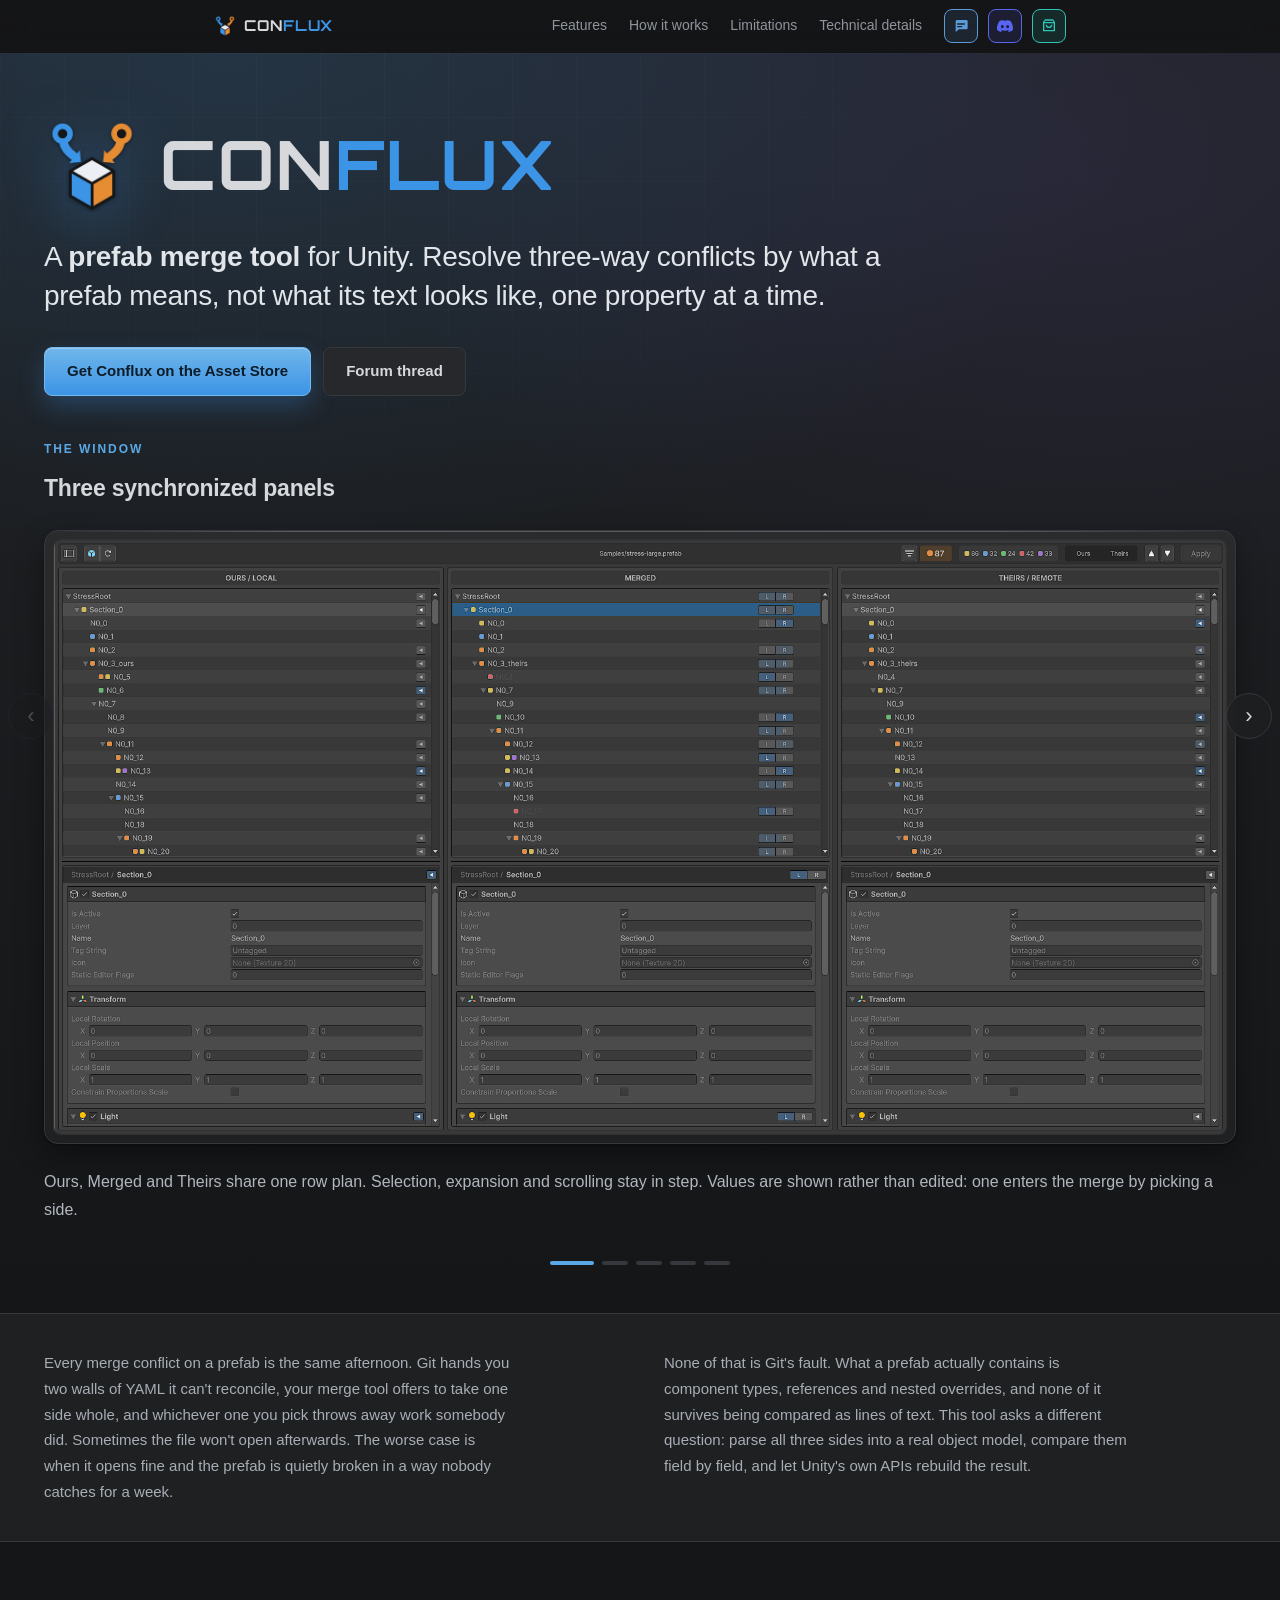
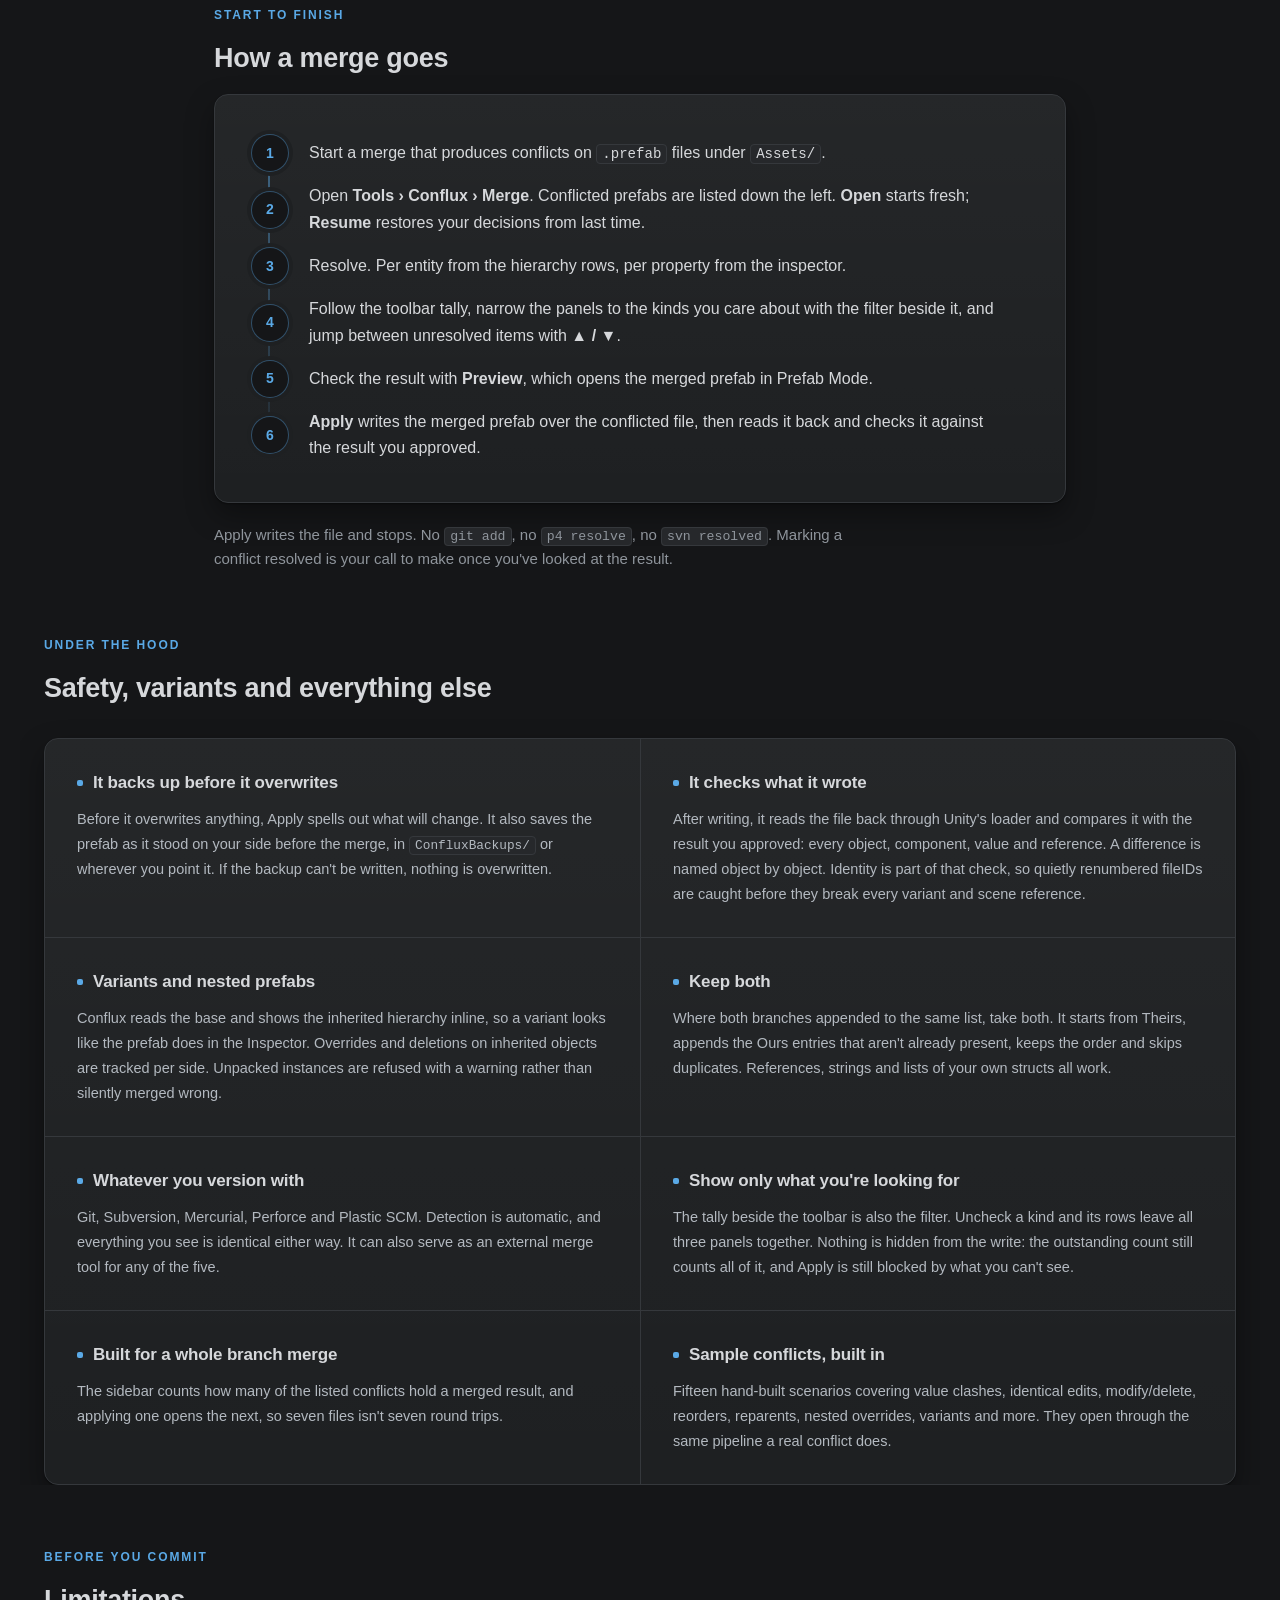
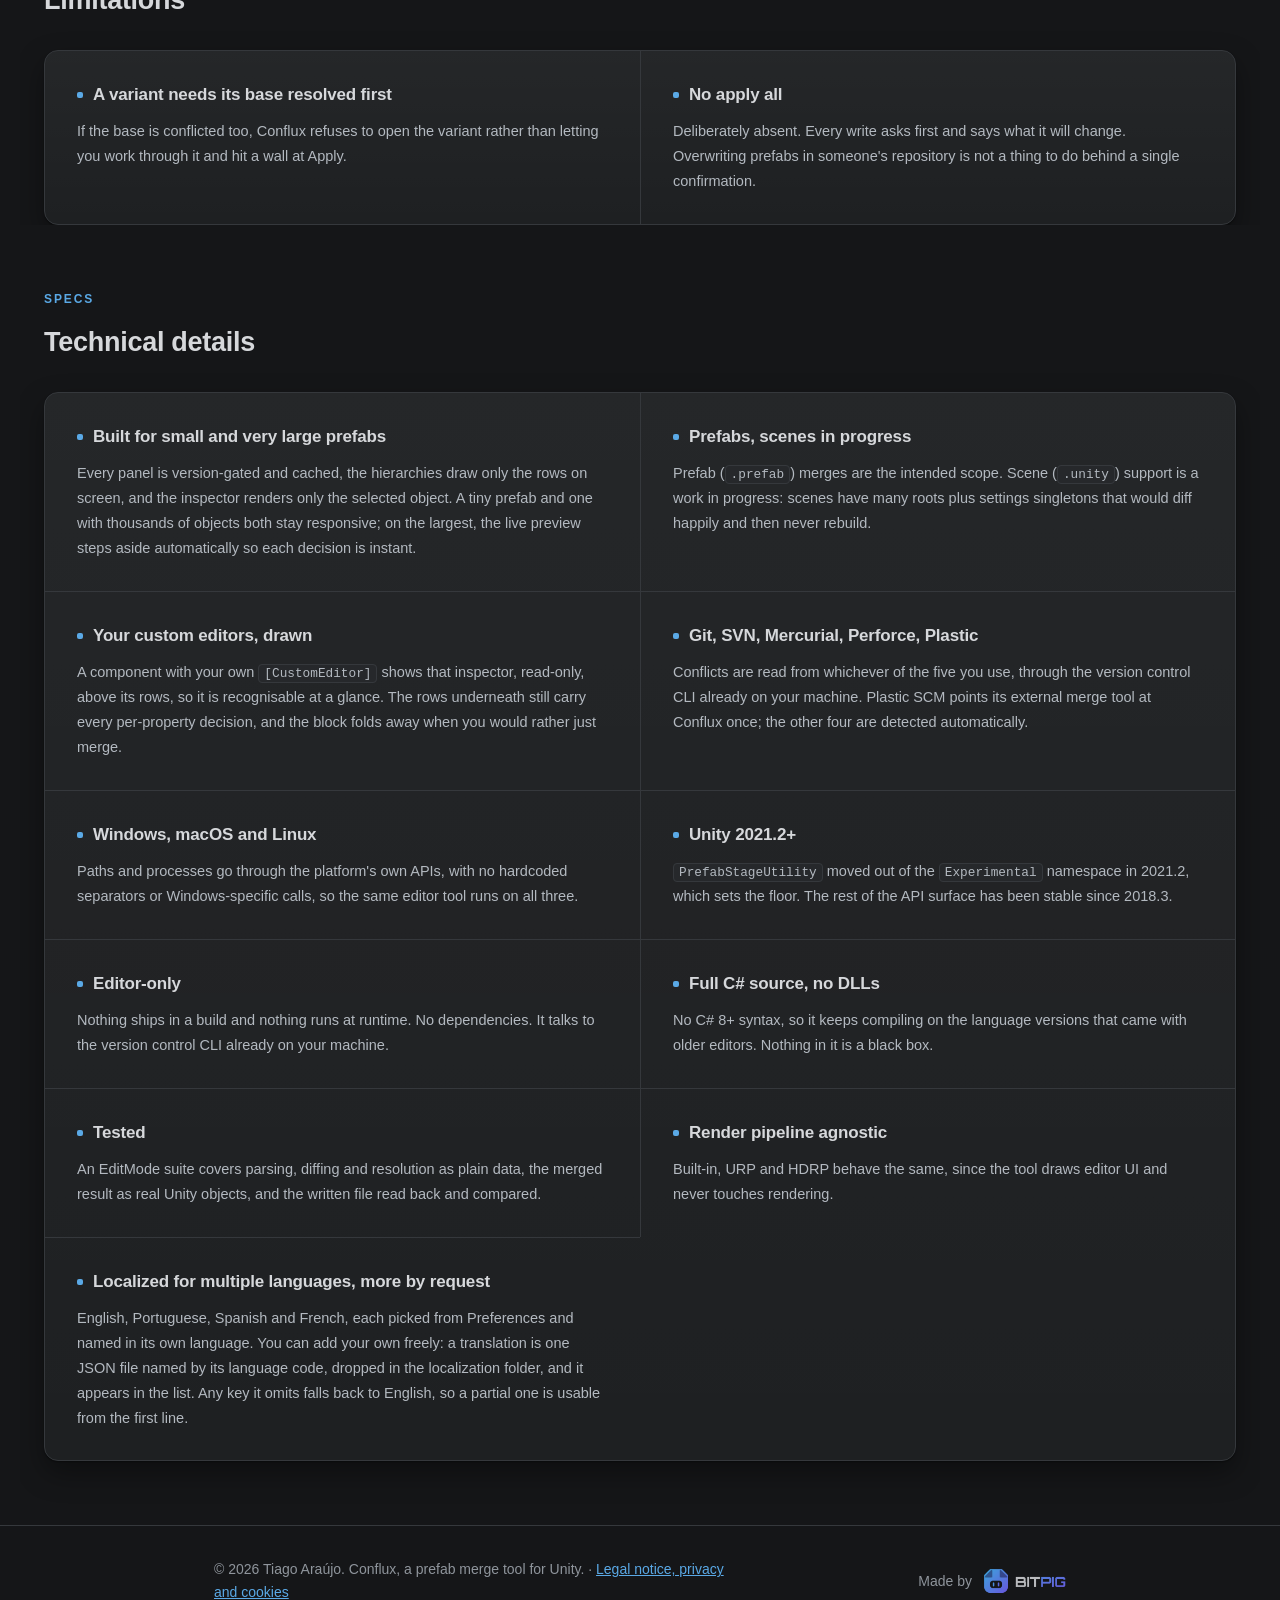
<file: index.html>
<!DOCTYPE html>
<html lang="en">
<head>
<meta charset="utf-8">
<meta name="viewport" content="width=device-width, initial-scale=1">
<title>Conflux, a prefab merge tool for Unity</title>
<meta name="description" content="Conflux is a prefab merge tool for Unity. Three-way prefab conflicts resolved per property, in three synchronized panels, against a live merged preview.">

<meta property="og:type" content="website">
<meta property="og:title" content="Conflux, a prefab merge tool for Unity">
<meta property="og:description" content="Three-way prefab conflicts resolved per property, in three synchronized panels, against a merged preview you can open in Prefab Mode.">
<meta property="og:url" content="https://confluxmerge.com/">
<meta property="og:image" content="https://confluxmerge.com/store/preview-1200x630.png">
<meta property="og:image:width" content="1200">
<meta property="og:image:height" content="630">
<meta name="twitter:card" content="summary_large_image">

<link rel="icon" href="store/icon-160x160.png">
<link rel="apple-touch-icon" href="store/icon-160x160.png">

<link rel="stylesheet" href="style.css?v=9">
</head>
<body>

<nav class="topnav">
  <div class="wrap">
    <span class="brand"><img src="store/icon-200x200-transparent.png" alt=""><span class="name">Con<span class="flux">flux</span></span></span>
    <a href="#features">Features</a>
    <a href="#how">How it works</a>
    <a href="#limitations">Limitations</a>
    <a href="#technical">Technical details</a>
    <div class="social-links nav-social">
      <a href="https://discussions.unity.com/t/released-conflux-prefab-merge-tool-for-unity/1737482" title="Unity Forum thread" aria-label="Unity Forum thread" class="social-link is-unity" target="_blank" rel="noopener">
        <img class="ico" src="icons/forum.svg" alt="" aria-hidden="true">
      </a>
      <a href="https://discord.gg/V8e85wFY2" title="Discord" aria-label="Discord" class="social-link is-discord" target="_blank" rel="noopener">
        <img class="ico" src="icons/discord.svg" alt="" aria-hidden="true">
      </a>
      <a href="https://assetstore.unity.com/packages/tools/utilities/conflux-398020" title="Unity Asset Store" aria-label="Unity Asset Store" class="social-link is-store" target="_blank" rel="noopener">
        <img class="ico" src="icons/store.svg" alt="" aria-hidden="true">
      </a>
    </div>
  </div>
</nav>

<header class="hero" id="features">
  <div class="shell hero-intro">
    <h1 class="wordmark"><img src="store/icon-200x200-transparent.png" alt=""><span class="name">Con<span class="flux">flux</span></span></h1>
    <p class="lede">
      A <strong>prefab merge tool</strong> for Unity. Resolve three-way conflicts
      by what a prefab means, not what its text looks like, one property at a time.
    </p>
    <p class="cta-row">
      <a class="cta" href="https://assetstore.unity.com/packages/tools/utilities/conflux-398020" target="_blank" rel="noopener">Get Conflux on the Asset Store</a>
      <a class="cta-secondary" href="https://discussions.unity.com/t/released-conflux-prefab-merge-tool-for-unity/1737482" target="_blank" rel="noopener">Forum thread</a>
    </p>
  </div>

  <div class="carousel-section">
    <div class="carousel-viewport">
      <button class="carousel-arrow carousel-arrow--prev" data-dir="-1" type="button" aria-label="Previous feature">&#x2039;</button>

      <div class="carousel" tabindex="0" role="group" aria-label="Feature screenshots, scrollable">

        <article class="slide">
          <header class="slide-head">
            <span class="eyebrow">The window</span>
            <h3>Three synchronized panels</h3>
          </header>
          <figure class="slide-shot">
            <a class="zoom" href="shots/window.png">
              <span class="frame scrolls">
                <img src="shots/window.png" alt="The three-panel Conflux window with a real prefab conflict open">
              </span>
            </a>
          </figure>
          <p class="slide-caption">
            Ours, Merged and Theirs share one row plan. Selection, expansion
            and scrolling stay in step. Values are shown rather than edited:
            one enters the merge by picking a side.
          </p>
        </article>

        <article class="slide">
          <header class="slide-head">
            <span class="eyebrow">The diff</span>
            <h3>Semantic three-way diff</h3>
          </header>
          <figure class="slide-shot">
            <a class="zoom" href="shots/markers.png">
              <span class="frame scrolls">
                <img src="shots/markers.png" alt="The everything-at-once sample: status markers on every row across all three panels, with the toolbar tally above">
              </span>
            </a>
          </figure>
          <p class="slide-caption">
            Every GameObject, component and property is classified against the common
            ancestor: added, removed, changed on one side, changed the same way on both, or a
            real clash. Only the clashes need your input. The rest merge on their own.
          </p>
        </article>

        <article class="slide">
          <header class="slide-head">
            <span class="eyebrow">The pickers</span>
            <h3>As coarse or as fine as you want</h3>
          </header>
          <figure class="slide-shot">
            <a class="zoom" href="shots/pickers.png">
              <span class="frame scrolls">
                <img src="shots/pickers.png" alt="Merged inspector with a picker on a clashing property and on the block header">
              </span>
            </a>
          </figure>
          <p class="slide-caption">
            One arrow takes a whole GameObject or component from one side; every diffing row
            also carries its own picker. Narrower wins over wider, so a property refined after
            taking a branch keeps its refinement. Each picker fills like a progress bar as its
            scope settles.
          </p>
        </article>

        <article class="slide">
          <header class="slide-head">
            <span class="eyebrow">The preview</span>
            <h3>A merged preview you can open</h3>
          </header>
          <figure class="slide-shot">
            <a class="zoom" href="shots/prefab-mode.png">
              <span class="frame scrolls">
                <img src="shots/prefab-mode.png" alt="The merged prefab open in Unity's Prefab Mode below the Conflux window">
              </span>
            </a>
          </figure>
          <p class="slide-caption">
            The merged result is rebuilt after every decision and opens in Unity's Prefab Mode.
            It is the actual prefab, built by the same APIs that will write it when you hit Apply.
            It refreshes as you decide, and you can frame the part you care about and watch it settle.
          </p>
        </article>

        <article class="slide">
          <header class="slide-head">
            <span class="eyebrow">Structure</span>
            <h3>Structure gets its own decisions</h3>
          </header>
          <figure class="slide-shot">
            <a class="zoom" href="shots/structure.png">
              <span class="frame scrolls">
                <img src="shots/structure.png" alt="Merged hierarchy with reparent, reorder and manual arrange controls on the rows that need them">
              </span>
            </a>
          </figure>
          <p class="slide-caption">
            Sibling order, component order and reparenting are tracked apart from values, so a
            reorder on one branch and an edit on the other can both survive. When neither side's
            order is what you want, arrange it yourself in the Merged panel.
          </p>
        </article>

      </div>

      <button class="carousel-arrow carousel-arrow--next" data-dir="1" type="button" aria-label="Next feature">&#x203A;</button>
    </div>

    <div class="dots" role="tablist" aria-label="Choose a feature"></div>
  </div>
</header>

<section class="motivation-band reveal">
  <div class="shell motivation-grid">
    <div>
      <p>
        Every merge conflict on a prefab is the same afternoon. Git hands you two walls of YAML it
        can't reconcile, your merge tool offers to take one side whole, and whichever one you pick
        throws away work somebody did. Sometimes the file won't open afterwards. The worse case is
        when it opens fine and the prefab is quietly broken in a way nobody catches for a week.
      </p>
    </div>
    <div>
      <p>
        None of that is Git's fault. What a prefab actually contains is component types, references
        and nested overrides, and none of it survives being compared as lines of text. This tool asks
        a different question: parse all three sides into a real object model, compare them field by
        field, and let Unity's own APIs rebuild the result.
      </p>
    </div>
  </div>
</section>

<main>

<section class="wrap block reveal" id="how">
  <span class="eyebrow">Start to finish</span>
  <h2>How a merge goes</h2>
  <div class="steps-panel">
  <ol class="steps">
    <li><span class="step-body">Start a merge that produces conflicts on <code>.prefab</code> files under <code>Assets/</code>.</span></li>
    <li><span class="step-body">Open <strong>Tools &#x203A; Conflux &#x203A; Merge</strong>. Conflicted prefabs are listed down the left. <strong>Open</strong> starts fresh; <strong>Resume</strong> restores your decisions from last time.</span></li>
    <li><span class="step-body">Resolve. Per entity from the hierarchy rows, per property from the inspector.</span></li>
    <li><span class="step-body">Follow the toolbar tally, narrow the panels to the kinds you care about with the filter beside it, and jump between unresolved items with <strong>&#x25B2; / &#x25BC;</strong>.</span></li>
    <li><span class="step-body">Check the result with <strong>Preview</strong>, which opens the merged prefab in Prefab Mode.</span></li>
    <li><span class="step-body"><strong>Apply</strong> writes the merged prefab over the conflicted file, then reads it back and checks it against the result you approved.</span></li>
  </ol>
  </div>
  <p class="note steps-note">
    Apply writes the file and stops. No <code>git add</code>, no <code>p4 resolve</code>, no
    <code>svn resolved</code>. Marking a conflict resolved is your call to make once you've looked
    at the result.
  </p>
</section>

<section class="details reveal" id="details">
  <div class="details-head">
    <span class="eyebrow">Under the hood</span>
    <h2>Safety, variants and everything else</h2>
  </div>
  <div class="details-grid">
  <div>
    <h3>It backs up before it overwrites</h3>
    <p>
      Before it overwrites anything, Apply spells out what will change. It also saves
      the prefab as it stood on your side before the merge, in
      <code>ConfluxBackups/</code> or wherever you point it. If the backup can't be
      written, nothing is overwritten.
    </p>
  </div>
  <div>
    <h3>It checks what it wrote</h3>
    <p>
      After writing, it reads the file back through Unity's loader and compares it with
      the result you approved: every object, component, value and reference. A difference
      is named object by object. Identity is part of that check, so quietly renumbered
      fileIDs are caught before they break every variant and scene reference.
    </p>
  </div>
  <div>
    <h3>Variants and nested prefabs</h3>
    <p>
      Conflux reads the base and shows the inherited hierarchy inline, so a variant looks
      like the prefab does in the Inspector. Overrides and deletions on inherited objects
      are tracked per side. Unpacked instances are refused with a warning rather than
      silently merged wrong.
    </p>
  </div>
  <div>
    <h3>Keep both</h3>
    <p>
      Where both branches appended to the same list, take both. It starts from Theirs,
      appends the Ours entries that aren't already present, keeps the order and skips
      duplicates. References, strings and lists of your own structs all work.
    </p>
  </div>
  <div>
    <h3>Whatever you version with</h3>
    <p>
      Git, Subversion, Mercurial, Perforce and Plastic SCM. Detection is automatic, and
      everything you see is identical either way. It can also serve as an external merge
      tool for any of the five.
    </p>
  </div>
  <div>
    <h3>Show only what you're looking for</h3>
    <p>
      The tally beside the toolbar is also the filter. Uncheck a kind and its rows leave
      all three panels together. Nothing is hidden from the write: the outstanding count
      still counts all of it, and Apply is still blocked by what you can't see.
    </p>
  </div>
  <div>
    <h3>Built for a whole branch merge</h3>
    <p>
      The sidebar counts how many of the listed conflicts hold a merged result, and
      applying one opens the next, so seven files isn't seven round trips.
    </p>
  </div>
  <div>
    <h3>Sample conflicts, built in</h3>
    <p>
      Fifteen hand-built scenarios covering value clashes, identical edits, modify/delete,
      reorders, reparents, nested overrides, variants and more. They open through the same
      pipeline a real conflict does.
    </p>
  </div>
  </div>
</section>

<section class="details reveal" id="limitations">
  <div class="details-head">
    <span class="eyebrow">Before you commit</span>
    <h2>Limitations</h2>
  </div>
  <div class="details-grid">
  <div>
    <h3>A variant needs its base resolved first</h3>
    <p>If the base is conflicted too, Conflux refuses to open the variant rather than letting you work through it and hit a wall at Apply.</p>
  </div>
  <div>
    <h3>No apply all</h3>
    <p>Deliberately absent. Every write asks first and says what it will change. Overwriting prefabs in someone's repository is not a thing to do behind a single confirmation.</p>
  </div>
  </div>
</section>

<section class="details reveal" id="technical">
  <div class="details-head">
    <span class="eyebrow">Specs</span>
    <h2>Technical details</h2>
  </div>
  <div class="details-grid">
  <div>
    <h3>Built for small and very large prefabs</h3>
    <p>Every panel is version-gated and cached, the hierarchies draw only the rows on screen, and the inspector renders only the selected object. A tiny prefab and one with thousands of objects both stay responsive; on the largest, the live preview steps aside automatically so each decision is instant.</p>
  </div>
  <div>
    <h3>Prefabs, scenes in progress</h3>
    <p>Prefab (<code>.prefab</code>) merges are the intended scope. Scene (<code>.unity</code>) support is a work in progress: scenes have many roots plus settings singletons that would diff happily and then never rebuild.</p>
  </div>
  <div>
    <h3>Your custom editors, drawn</h3>
    <p>A component with your own <code>[CustomEditor]</code> shows that inspector, read-only, above its rows, so it is recognisable at a glance. The rows underneath still carry every per-property decision, and the block folds away when you would rather just merge.</p>
  </div>
  <div>
    <h3>Git, SVN, Mercurial, Perforce, Plastic</h3>
    <p>Conflicts are read from whichever of the five you use, through the version control CLI already on your machine. Plastic SCM points its external merge tool at Conflux once; the other four are detected automatically.</p>
  </div>
  <div>
    <h3>Windows, macOS and Linux</h3>
    <p>Paths and processes go through the platform's own APIs, with no hardcoded separators or Windows-specific calls, so the same editor tool runs on all three.</p>
  </div>
  <div>
    <h3>Unity 2021.2+</h3>
    <p><code>PrefabStageUtility</code> moved out of the <code>Experimental</code> namespace in 2021.2, which sets the floor. The rest of the API surface has been stable since 2018.3.</p>
  </div>
  <div>
    <h3>Editor-only</h3>
    <p>Nothing ships in a build and nothing runs at runtime. No dependencies. It talks to the version control CLI already on your machine.</p>
  </div>
  <div>
    <h3>Full C# source, no DLLs</h3>
    <p>No C# 8+ syntax, so it keeps compiling on the language versions that came with older editors. Nothing in it is a black box.</p>
  </div>
  <div>
    <h3>Tested</h3>
    <p>An EditMode suite covers parsing, diffing and resolution as plain data, the merged result as real Unity objects, and the written file read back and compared.</p>
  </div>
  <div>
    <h3>Render pipeline agnostic</h3>
    <p>Built-in, URP and HDRP behave the same, since the tool draws editor UI and never touches rendering.</p>
  </div>
  <div>
    <h3>Localized for multiple languages, more by request</h3>
    <p>English, Portuguese, Spanish and French, each picked from Preferences and named in its own language. You can add your own freely: a translation is one JSON file named by its language code, dropped in the localization folder, and it appears in the list. Any key it omits falls back to English, so a partial one is usable from the first line.</p>
  </div>
  </div>
</section>

</main>

<footer>
  <div class="wrap">
    <p>&copy; 2026 Tiago Ara&uacute;jo. Conflux, a prefab merge tool for Unity. &middot; <a href="legal.html">Legal notice, privacy and cookies</a></p>
    <a class="maker" href="https://assetstore.unity.com/publishers/154226" title="BitPig on the Unity Asset Store"><span>Made by</span><img src="store/bitpig-lockup.png" alt="BitPig" width="84" height="28"></a>
  </div>
</footer>

<div id="lightbox" class="lightbox" hidden>
  <img alt="">
  <p class="lightbox-hint">Click anywhere or press Esc to close</p>
</div>

<script>
(function () {
  var box = document.getElementById('lightbox');
  var full = box.querySelector('img');

  function open(href, alt) {
    full.src = href;
    full.alt = alt || '';
    box.hidden = false;
    document.body.style.overflow = 'hidden';
  }

  function close() {
    box.hidden = true;
    full.removeAttribute('src');
    document.body.style.overflow = '';
  }

  document.querySelectorAll('a.zoom').forEach(function (link) {
    link.addEventListener('click', function (e) {
      if (e.metaKey || e.ctrlKey || e.shiftKey || e.button !== 0) return;

      e.preventDefault();
      var img = link.querySelector('img');
      open(link.getAttribute('href'), img ? img.alt : '');
    });
  });

  box.addEventListener('click', close);
  document.addEventListener('keydown', function (e) {
    if (e.key === 'Escape' && !box.hidden) close();
  });
})();

(function () {
  var motionOk = !window.matchMedia
    || !window.matchMedia('(prefers-reduced-motion: reduce)').matches;
  var items = document.querySelectorAll('.reveal');

  function revealAll() {
    items.forEach(function (el) { el.classList.add('shown'); });
  }

  if (!motionOk || !('IntersectionObserver' in window) || !items.length) {
    revealAll();
  } else {
    document.documentElement.classList.add('js-reveal');

    var seen = new IntersectionObserver(function (entries) {
      entries.forEach(function (entry) {
        if (!entry.isIntersecting) return;

        entry.target.classList.add('shown');
        seen.unobserve(entry.target);
      });
    }, { rootMargin: '0px 0px -12% 0px', threshold: 0.06 });

    items.forEach(function (el) { seen.observe(el); });

    window.setTimeout(function () {
      var missed = document.querySelectorAll('.reveal:not(.shown)');

      if (missed.length === items.length) revealAll();
    }, 1200);
  }

  /*
    In-page navigation, driven from script rather than left to the browser's own anchor jump.
    Safari does not reliably honour a plain #hash click when scroll-behavior is smooth, and would
    sometimes not move at all; scrollIntoView works the same everywhere. The scroll-margin-top in
    the stylesheet is what keeps the heading clear of the sticky bar.
  */
  document.querySelectorAll('.topnav a[href^="#"]').forEach(function (link) {
    link.addEventListener('click', function (e) {
      var target = document.getElementById(link.getAttribute('href').slice(1));

      if (!target) return;

      e.preventDefault();
      target.scrollIntoView({ behavior: 'smooth', block: 'start' });
      history.pushState(null, '', link.getAttribute('href'));
    });
  });

  var nav = document.querySelector('.topnav');
  var ticking = false;

  function mark() {
    nav.classList.toggle('scrolled', window.scrollY > 8);
    ticking = false;
  }

  window.addEventListener('scroll', function () {
    if (ticking) return;

    ticking = true;
    window.requestAnimationFrame(mark);
  }, { passive: true });

  mark();
})();

(function () {
  var track = document.querySelector('.carousel');

  if (!track) return;

  var slides = Array.prototype.slice.call(track.querySelectorAll('.slide'));
  var dotsBox = document.querySelector('.dots');
  var arrows = Array.prototype.slice.call(document.querySelectorAll('.carousel-arrow'));

  if (slides.length < 2) return;

  function currentIndex() {
    var best = 0;
    var shortest = Infinity;

    slides.forEach(function (slide, i) {
      var distance = Math.abs(slide.offsetLeft - slides[0].offsetLeft - track.scrollLeft);

      if (distance < shortest) {
        shortest = distance;
        best = i;
      }
    });

    return best;
  }

  function goTo(i) {
    var clamped = Math.max(0, Math.min(slides.length - 1, i));

    track.scrollTo({
      left: slides[clamped].offsetLeft - slides[0].offsetLeft,
      behavior: 'smooth'
    });
  }

  var dots = slides.map(function (slide, i) {
    var dot = document.createElement('button');

    dot.className = 'dot';
    dot.type = 'button';
    dot.setAttribute('role', 'tab');
    dot.setAttribute('aria-label', 'Feature ' + (i + 1) + ' of ' + slides.length);
    dot.addEventListener('click', function () { goTo(i); });
    dotsBox.appendChild(dot);

    return dot;
  });

  arrows.forEach(function (button) {
    button.addEventListener('click', function () {
      goTo(currentIndex() + Number(button.dataset.dir));
    });
  });

  track.addEventListener('keydown', function (e) {
    if (e.key !== 'ArrowRight' && e.key !== 'ArrowLeft') return;

    e.preventDefault();
    goTo(currentIndex() + (e.key === 'ArrowRight' ? 1 : -1));
  });

  function sync() {
    var i = currentIndex();

    dots.forEach(function (dot, at) {
      dot.setAttribute('aria-selected', at === i ? 'true' : 'false');
    });

    arrows[0].disabled = i === 0;
    arrows[1].disabled = i === slides.length - 1;
  }

  var pending = false;

  track.addEventListener('scroll', function () {
    if (pending) return;

    pending = true;
    window.requestAnimationFrame(function () {
      pending = false;
      sync();
    });
  }, { passive: true });

  window.addEventListener('resize', sync);
  sync();
})();
</script>

</body>
</html>
</file>
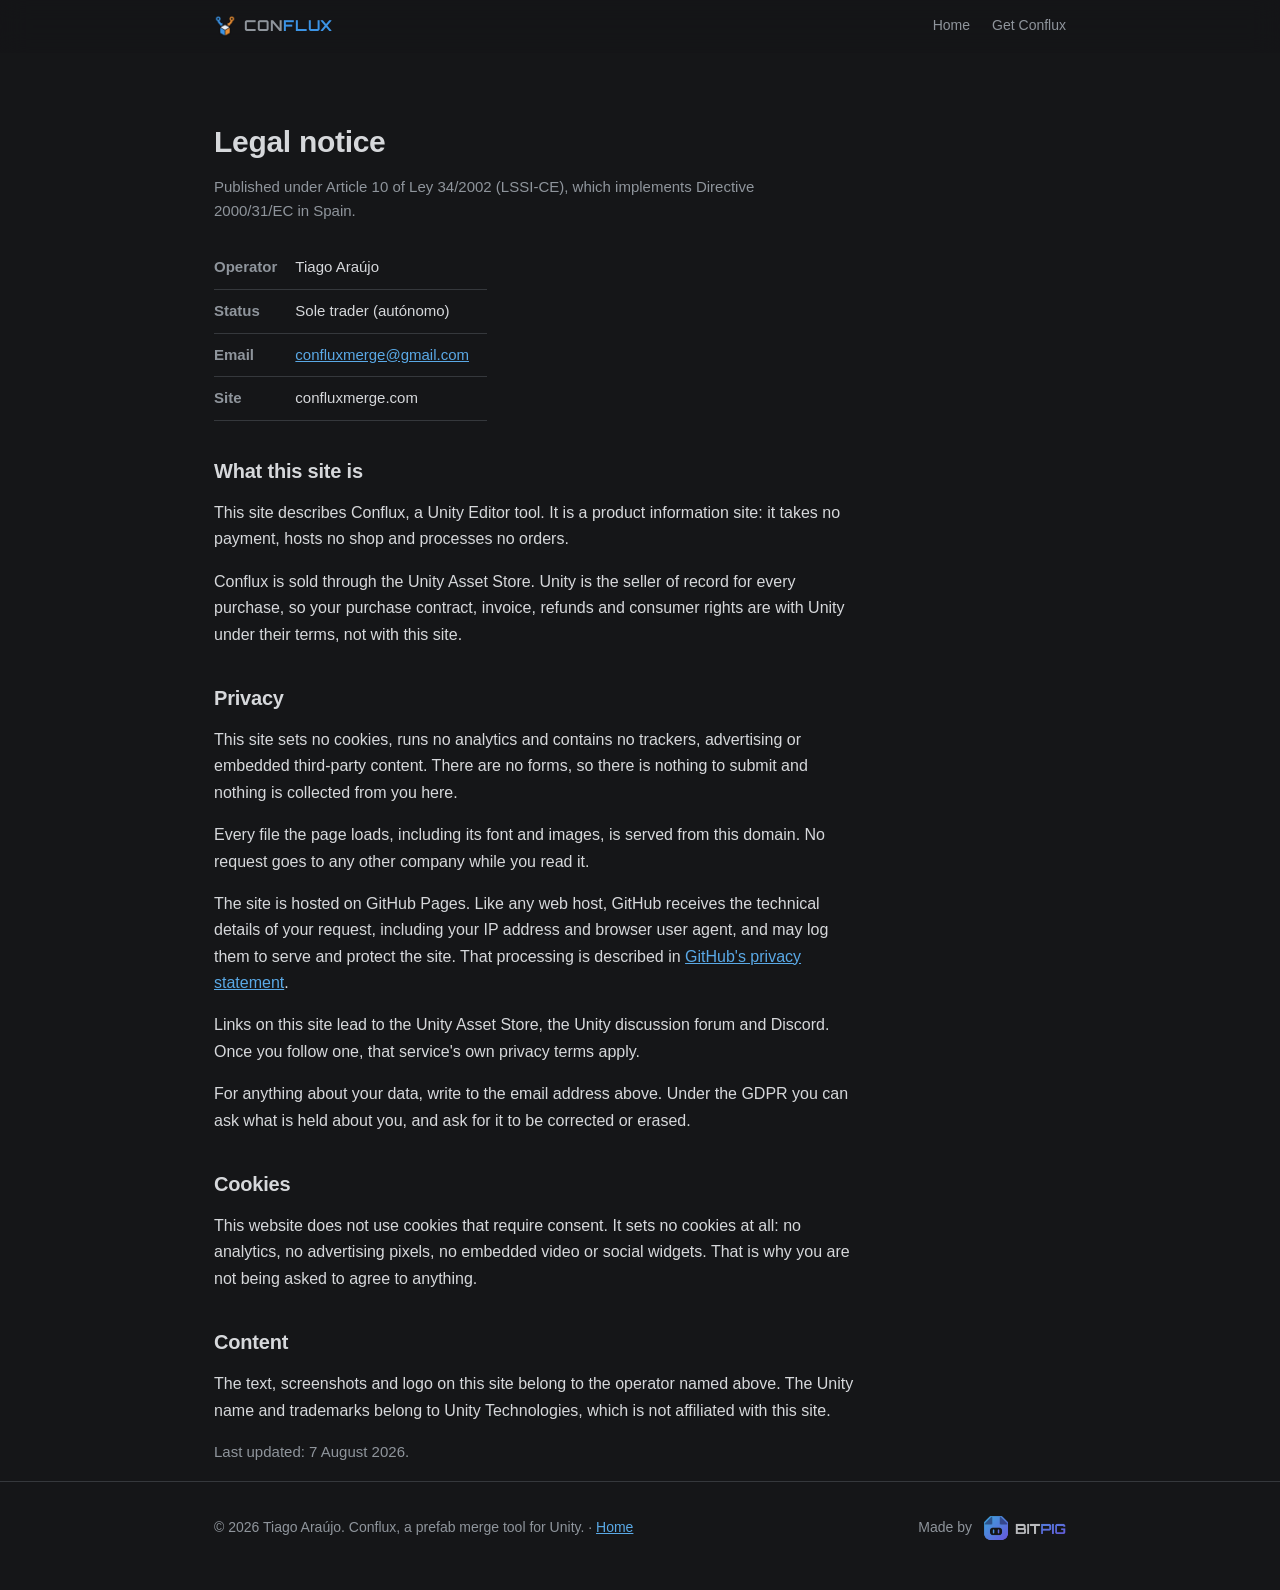
<file: legal.html>
<!DOCTYPE html>
<html lang="en">
<head>
<meta charset="utf-8">
<meta name="viewport" content="width=device-width, initial-scale=1">
<title>Legal notice and privacy &mdash; Conflux</title>
<meta name="description" content="Site operator details and privacy information for confluxmerge.com.">
<meta name="robots" content="noindex">

<link rel="icon" href="store/icon-160x160.png">
<link rel="apple-touch-icon" href="store/icon-160x160.png">

<link rel="stylesheet" href="style.css">
</head>
<body>

<nav class="topnav">
  <div class="wrap">
    <a class="brand" href="index.html"><img src="store/icon-200x200-transparent.png" alt=""><span class="name">Con<span class="flux">flux</span></span></a>
    <a href="index.html">Home</a>
    <a class="nav-cta" href="https://assetstore.unity.com/packages/tools/utilities/conflux-398020" target="_blank" rel="noopener">Get Conflux</a>
  </div>
</nav>

<section class="wrap block legal">
  <h1>Legal notice</h1>

  <p class="note">
    Published under Article 10 of Ley 34/2002 (LSSI-CE), which implements Directive 2000/31/EC
    in Spain.
  </p>

  <table class="legal-table">
    <tbody>
      <tr><th>Operator</th><td>Tiago Ara&uacute;jo</td></tr>
      <tr><th>Status</th><td>Sole trader (aut&oacute;nomo)</td></tr>
      <tr><th>Email</th><td><a href="mailto:confluxmerge@gmail.com">confluxmerge@gmail.com</a></td></tr>
      <tr><th>Site</th><td>confluxmerge.com</td></tr>
    </tbody>
  </table>

  <h2>What this site is</h2>
  <p>
    This site describes Conflux, a Unity Editor tool. It is a product information site: it takes
    no payment, hosts no shop and processes no orders.
  </p>
  <p>
    Conflux is sold through the Unity Asset Store. Unity is the seller of record for every
    purchase, so your purchase contract, invoice, refunds and consumer rights are with Unity
    under their terms, not with this site.
  </p>

  <h2>Privacy</h2>
  <p>
    This site sets no cookies, runs no analytics and contains no trackers, advertising or
    embedded third-party content. There are no forms, so there is nothing to submit and nothing
    is collected from you here.
  </p>
  <p>
    Every file the page loads, including its font and images, is served from this domain. No
    request goes to any other company while you read it.
  </p>
  <p>
    The site is hosted on GitHub Pages. Like any web host, GitHub receives the technical details
    of your request, including your IP address and browser user agent, and may log them to serve
    and protect the site. That processing is described in
    <a href="https://docs.github.com/en/site-policy/privacy-policies/github-general-privacy-statement" target="_blank" rel="noopener">GitHub's privacy statement</a>.
  </p>
  <p>
    Links on this site lead to the Unity Asset Store, the Unity discussion forum and Discord.
    Once you follow one, that service's own privacy terms apply.
  </p>
  <p>
    For anything about your data, write to the email address above. Under the GDPR you can ask
    what is held about you, and ask for it to be corrected or erased.
  </p>

  <h2>Cookies</h2>
  <p>
    This website does not use cookies that require consent. It sets no cookies at all: no
    analytics, no advertising pixels, no embedded video or social widgets. That is why you are
    not being asked to agree to anything.
  </p>

  <h2>Content</h2>
  <p>
    The text, screenshots and logo on this site belong to the operator named above. The Unity
    name and trademarks belong to Unity Technologies, which is not affiliated with this site.
  </p>

  <p class="note">Last updated: 7 August 2026.</p>
</section>

<footer>
  <div class="wrap">
    <p>&copy; 2026 Tiago Ara&uacute;jo. Conflux, a prefab merge tool for Unity. &middot; <a href="index.html">Home</a></p>
    <a class="maker" href="https://assetstore.unity.com/publishers/154226" title="BitPig on the Unity Asset Store"><span>Made by</span><img src="store/bitpig-lockup.png" alt="BitPig" width="84" height="28"></a>
  </div>
</footer>

</body>
</html>
</file>
<file: style.css>
:root {
  --bg: #151618;
  --surface: #1e2022;
  --surface-2: #26282b;
  --line: #35383c;
  --line-soft: rgba(255, 255, 255, 0.07);
  --text: #d6d8db;
  --muted: #8f959c;
  --accent: #5aa9e6;
  /* Sampled from the FLUX glyphs in banner.png, so the wordmark on the page and the wordmark
     in the artwork are the same blue rather than nearly the same blue. */
  --logo-blue: #3c94e6;
  --radius: 8px;

  /* Two widths, because prose and screenshots want opposite things. Text stays inside a
     comfortable measure; a three-panel editor window gets as much room as the viewport has,
     since shrinking one to half a column makes its rows unreadable and the shot pointless. */
  --measure: 900px;
  --shell: 1240px;

  /* Depth. A screenshot of a dark editor on a dark page needs to sit ON the page rather than
     be a rectangle cut into it, which is the whole difference between flat and finished. */
  --lift: 0 1px 2px rgba(0, 0, 0, 0.4), 0 12px 28px rgba(0, 0, 0, 0.35);
  --lift-high: 0 2px 4px rgba(0, 0, 0, 0.45), 0 28px 60px rgba(0, 0, 0, 0.5);
  --glow: 0 0 0 1px rgba(90, 169, 230, 0.35), 0 18px 50px rgba(46, 121, 184, 0.22);
}

/* Orbitron, self-hosted. Served from this origin rather than Google Fonts, so the page makes
   no third-party request and no visitor IP reaches anyone else. That is one less thing for a
   privacy policy to explain, and it removes the exposure the German Google Fonts rulings were
   about. SIL Open Font License, so shipping the file with the site is permitted.

   Only the word "Conflux" uses it: it is a display face and unreadable at body sizes. Google
   serves Orbitron as a single latin subset, so one file covers the whole face. */
@font-face {
  font-family: 'Orbitron';
  font-style: normal;
  font-weight: 700;
  font-display: swap;
  src: url('fonts/orbitron-700-latin.woff2') format('woff2');
}

.wordmark,
.topnav .brand {
  font-family: 'Orbitron', 'Eurostile', 'Bank Gothic', sans-serif;
  text-transform: uppercase;
}

/* The logo splits the name across two colours. Mirrored here so the page and the artwork
   read as one mark. "CON" is near-black in the original, which inverts to the light neutral
   on this surface. */
.flux { color: var(--logo-blue); }

/* Both marks are flex containers, so their `gap` sits between every flex item. Left bare,
   "Con" and the coloured span become two items and the icon's gap opens up in the middle of
   the word. This keeps the whole name as one item, with the split handled by inline flow. */
.name { white-space: nowrap; }

* { box-sizing: border-box; }

html { -webkit-text-size-adjust: 100%; scroll-behavior: smooth; }

/* Anchor targets clear the sticky nav rather than landing under it. */
header[id], section[id] { scroll-margin-top: 64px; }

body {
  margin: 0;
  background: var(--bg);
  color: var(--text);
  font: 16px/1.65 -apple-system, BlinkMacSystemFont, "Segoe UI", Roboto, Helvetica, Arial, sans-serif;
}

.wrap {
  max-width: var(--measure);
  margin: 0 auto;
  padding: 0 24px;
}

/* The wide track, for anything that is looked at rather than read. */
.shell {
  max-width: var(--shell);
  margin: 0 auto;
  padding: 0 24px;
}

/*
  Reveal on scroll.

  Gated on a class the script adds to <html> before it hides anything, so the page is visible
  by default and only ever hidden once something is standing by to bring it back. Written the
  other way round, a browser that runs the script but never delivers an observer callback
  leaves the whole page blank, which is exactly what a preview environment here did.
*/
.js-reveal .reveal {
  opacity: 0;
  transform: translate3d(0, 22px, 0);
  transition: opacity 0.75s cubic-bezier(0.22, 0.61, 0.36, 1),
              transform 0.75s cubic-bezier(0.22, 0.61, 0.36, 1);
  will-change: opacity, transform;
}

.js-reveal .reveal.shown { opacity: 1; transform: none; }

/* Sideways motion inside a full-width section would widen the page while it plays. */
.details, .steps-panel { overflow: hidden; }

@media (prefers-reduced-motion: reduce) {
  html { scroll-behavior: auto; }

  .js-reveal .reveal, .js-reveal .reveal.shown { opacity: 1; transform: none; transition: none; }
}

code {
  font-family: ui-monospace, SFMono-Regular, Menlo, Consolas, monospace;
  font-size: 0.88em;
  /* API names have no spaces to break at. Nothing currently overflows even at 320px, but a
     longer identifier in future copy would push the page sideways without this. */
  overflow-wrap: break-word;
  background: var(--surface-2);
  border: 1px solid var(--line);
  border-radius: 4px;
  padding: 1px 5px;
}

a { color: var(--accent); }

/* top nav */

.topnav {
  position: sticky;
  top: 0;
  z-index: 10;
  background: rgba(21, 22, 24, 0.72);
  -webkit-backdrop-filter: blur(14px) saturate(1.2);
  backdrop-filter: blur(14px) saturate(1.2);
  border-bottom: 1px solid transparent;
  transition: background 0.3s ease, border-color 0.3s ease, box-shadow 0.3s ease;
}

/* Transparent over the hero, solid once the page has moved under it. */
.topnav.scrolled {
  background: rgba(21, 22, 24, 0.9);
  border-bottom-color: var(--line);
  box-shadow: 0 8px 24px rgba(0, 0, 0, 0.35);
}

.topnav .wrap {
  display: flex;
  align-items: center;
  gap: 22px;
  height: 52px;
}

.topnav .brand {
  display: flex;
  align-items: center;
  gap: 8px;
  font-size: 15px;
  font-weight: 700;
  letter-spacing: 0.06em;
  margin-right: auto;
}

.topnav .brand img {
  width: 22px;
  height: 22px;
  object-fit: contain;
}

.topnav a {
  color: var(--muted);
  text-decoration: none;
  font-size: 14px;
}

.topnav a:hover { color: var(--text); }

/* The social icons in the nav sit smaller than the ones the hero used to carry, to fit the
   52px bar without crowding it. */
.nav-social { gap: 8px; }
.nav-social .social-link { width: 34px; height: 34px; }
.nav-social .social-link .ico { width: 16px; height: 16px; }

/* call to action */

.hero-actions {
  display: flex;
  align-items: center;
  flex-wrap: wrap;
  gap: 16px;
}

.social-links { display: flex; gap: 10px; }

/*
  One icon per destination, each carrying its own brand colour so the three read as three places
  rather than one repeated button: Unity blue, Discord blurple, Asset Store teal. The colour is
  the icon at rest and floods the whole chip on hover.

  The glyph is an external SVG file referenced as an image rather than markup embedded in the page,
  so the icon set lives on its own. Brand tints are written as plain rgba so no color-mix is needed
  (older Safari has none).
*/
.social-link {
  display: grid;
  place-items: center;
  width: 44px;
  height: 44px;
  border: 1px solid var(--brand);
  border-radius: var(--radius);
  background: var(--brand-wash);
  color: var(--brand);
  transition: color 0.2s ease, background 0.2s ease, transform 0.2s ease, box-shadow 0.2s ease;
}

/* An external SVG file loaded as a plain image, its brand colour baked into the file, so it always
   paints regardless of mask support. */
.social-link .ico {
  width: 18px;
  height: 18px;
  display: block;
}

/* Hover lifts the chip and strengthens its own tint rather than flooding it with the brand colour,
   which would swallow the same-coloured icon. */
.social-link:hover {
  background: var(--brand-hover);
  border-color: var(--brand);
  transform: translateY(-2px);
  box-shadow: 0 8px 20px var(--brand-glow);
}

.social-link.is-unity {
  --brand: #5a9bd8;
  --brand-wash: rgba(90, 155, 216, 0.12);
  --brand-hover: rgba(90, 155, 216, 0.24);
  --brand-glow: rgba(90, 155, 216, 0.35);
}

.social-link.is-discord {
  --brand: #5865f2;
  --brand-wash: rgba(88, 101, 242, 0.12);
  --brand-hover: rgba(88, 101, 242, 0.24);
  --brand-glow: rgba(88, 101, 242, 0.35);
}

.social-link.is-store {
  --brand: #2ec4b6;
  --brand-wash: rgba(46, 196, 182, 0.12);
  --brand-hover: rgba(46, 196, 182, 0.24);
  --brand-glow: rgba(46, 196, 182, 0.35);
}

.cta, .cta-secondary {
  display: inline-block;
  padding: 11px 22px;
  border-radius: var(--radius);
  font-size: 15px;
  font-weight: 600;
  text-decoration: none;
}

.cta {
  background: linear-gradient(180deg, #6fb6ea, #3c94e6);
  border: 1px solid #74baee;
  color: #0c1c28;
  box-shadow: 0 1px 0 rgba(255, 255, 255, 0.28) inset, 0 10px 24px rgba(60, 148, 230, 0.28);
  transition: transform 0.18s ease, box-shadow 0.18s ease, filter 0.18s ease;
}

.cta:hover {
  filter: brightness(1.07);
  transform: translateY(-1px);
  box-shadow: 0 1px 0 rgba(255, 255, 255, 0.35) inset, 0 14px 30px rgba(60, 148, 230, 0.38);
}

.cta:active { transform: translateY(0); }

.cta-secondary {
  border: 1px solid var(--line);
  background: var(--surface-2);
  color: var(--text);
}

.cta-secondary:hover { border-color: var(--muted); }

.cta-row {
  display: flex;
  flex-wrap: wrap;
  gap: 12px;
  margin: 0;
}

.closing { text-align: left; }

/* hero */

/*
  Lit from behind the wordmark rather than filled with a flat panel colour. Two radial washes
  over a vertical gradient: one accent, one neutral, both wide and weak enough that they read
  as light in the room instead of as a shape on the page.
*/
.hero {
  position: relative;
  overflow-x: clip;
  border-bottom: 1px solid var(--line);
  background:
    radial-gradient(120% 70% at 18% 0%, rgba(60, 148, 230, 0.16), transparent 60%),
    radial-gradient(90% 60% at 85% 10%, rgba(120, 90, 220, 0.10), transparent 62%),
    linear-gradient(180deg, #202225, var(--bg));
  padding: 64px 0 48px;
}

.hero-intro { margin-bottom: 40px; }

/* The grid, at the threshold of visible. It gives the light something to fall on, which is
   most of why a flat dark page reads as flat. */
.hero::before {
  content: "";
  position: absolute;
  inset: 0;
  background-image:
    linear-gradient(rgba(255, 255, 255, 0.028) 1px, transparent 1px),
    linear-gradient(90deg, rgba(255, 255, 255, 0.028) 1px, transparent 1px);
  background-size: 64px 64px;
  mask-image: radial-gradient(80% 60% at 30% 0%, #000, transparent 75%);
  -webkit-mask-image: radial-gradient(80% 60% at 30% 0%, #000, transparent 75%);
  pointer-events: none;
}

.hero .wrap, .hero .shell { position: relative; }

/* Icon plus live text rather than banner.png. The banner's "CON" is near-black on
   transparent, drawn for a white page, and it disappears against this surface; the cube
   artwork carries its own colour and reads on anything. Keeping the name as text also
   leaves the h1 selectable and indexable. */
.hero h1.wordmark {
  display: flex;
  align-items: center;
  gap: 20px;
  margin: 0 0 24px;
  font-size: clamp(40px, 6.4vw, 68px);
  font-weight: 700;
  line-height: 1.02;
  letter-spacing: 0.03em;
}

.hero h1.wordmark img {
  width: clamp(64px, 9vw, 96px);
  height: clamp(64px, 9vw, 96px);
  object-fit: contain;
  flex: none;
  /* The cube is the only saturated thing above the fold, so it carries the light. */
  filter: drop-shadow(0 10px 28px rgba(60, 148, 230, 0.35));
}

.lede {
  margin: 0 0 32px;
  max-width: 54ch;
  font-size: clamp(20px, 2.2vw, 28px);
  line-height: 1.4;
  letter-spacing: -0.01em;
  color: #e2e6ea;
}

/* The motivation callout keeps its own surface, set apart from the plain sections. Its inner
   padding is its own; the gap from its bottom edge to the next heading is the how section's top
   padding, tuned to the same 64px every other section heading gets. */
.motivation-band {
  border-bottom: 1px solid var(--line);
  padding: 36px 0;
  background: var(--surface);
}

.motivation-grid {
  display: grid;
  grid-template-columns: 1fr 1fr;
  gap: 48px;
}

.motivation-grid p {
  margin: 0;
  color: #a8aeb5;
  font-size: 15px;
  line-height: 1.72;
  max-width: 56ch;
}

@media (max-width: 900px) {
  .motivation-grid { grid-template-columns: 1fr; gap: 24px; }
}

.menu-path {
  display: inline-block;
  margin: 0;
  padding: 6px 12px;
  border: 1px solid var(--line);
  border-radius: var(--radius);
  background: var(--surface-2);
  color: var(--muted);
  font-family: ui-monospace, SFMono-Regular, Menlo, Consolas, monospace;
  font-size: 14px;
}

.menu-path span:last-child { color: var(--text); }

/* headings and text */

h2 {
  margin: 0 0 14px;
  font-size: 27px;
  letter-spacing: -0.01em;
}

p { margin: 0 0 16px; max-width: 68ch; }

.note { color: var(--muted); font-size: 15px; }

.steps-note { margin: 20px 0 0; max-width: 78ch; }

/* the feature carousel */

/*
  A horizontal track instead of a column of sections.

  Built on native overflow scrolling with snap points, not on a scroll hijack: a trackpad
  swipe, a touch swipe, the arrow keys, the buttons and a screen reader's own navigation are
  then all the same mechanism, and with the script gone the track is still a scrollable list
  of everything rather than one slide with the rest unreachable.
*/
.carousel-section {
  padding: 0;
}

/* The stage the arrows are pinned to. Relative, so each arrow can sit against the image's own
   edge and ride at its vertical middle rather than in a header above it. */
.carousel-viewport { position: relative; }

/* Fixed at one height for every slide rather than tracking each image's centre: the shots start
   at the same top and only differ in how far down they run, so a moving arrow would jump between
   slides. This sits inside the shorter ones and reads as centred on the taller ones. */
.carousel-arrow {
  position: absolute;
  top: 280px;
  transform: translateY(-50%);
  z-index: 3;
  width: 46px;
  height: 46px;
  border: 1px solid var(--line);
  border-radius: 50%;
  background: rgba(30, 32, 34, 0.82);
  -webkit-backdrop-filter: blur(6px);
  backdrop-filter: blur(6px);
  color: var(--text);
  font-size: 22px;
  line-height: 1;
  cursor: pointer;
  transition: border-color 0.2s ease, background 0.2s ease, color 0.2s ease, opacity 0.2s ease;
}

/* Sat in the page margin beside the shot where there is room, easing onto the image's edge only
   when the window is too narrow to keep them clear of it. The shot itself stays full width. */
.carousel-arrow--prev { left: max(8px, calc((100% - var(--shell)) / 2 - 54px)); }
.carousel-arrow--next { right: max(8px, calc((100% - var(--shell)) / 2 - 54px)); }

.carousel-arrow:hover {
  border-color: rgba(90, 169, 230, 0.6);
  background: rgba(90, 169, 230, 0.9);
  color: #fff;
}

/* Disabled at the ends rather than hidden, so the control does not move under the pointer. */
.carousel-arrow[disabled] { opacity: 0.28; cursor: default; }

/* On a phone the shots are short and the swipe does the paging, so the fixed-height arrows would
   miss the image entirely. Dropped there in favour of the swipe and the dots. */
@media (max-width: 720px) {
  .carousel-arrow { display: none; }
}

.carousel {
  display: flex;
  align-items: flex-start;
  gap: 0;
  overflow-x: auto;
  overscroll-behavior-x: contain;
  scroll-snap-type: x mandatory;
  scroll-behavior: smooth;
  padding: 4px 0 8px;
  scrollbar-width: none;
}

.carousel::-webkit-scrollbar { display: none; }

.carousel:focus-visible { outline: 2px solid var(--accent); outline-offset: 4px; }

/* The slide sits at the page's own width, the same gutter as every other section, so the shot is
   as wide as the panels below it rather than boxed in narrower. */
.slide {
  flex: 0 0 100%;
  scroll-snap-align: start;
  padding: 0 max(24px, calc((100vw - var(--shell)) / 2 + 24px));
  display: flex;
  flex-direction: column;
}

/* The blue label and heading, above the shot. A fixed floor under it keeps the shot starting at
   the same height whether the heading runs one line or two. */
.slide-head { margin: 0 0 22px; min-height: 66px; }
.slide-head h3 { margin: 0; font-size: 23px; letter-spacing: -0.01em; }

/* The grey description, directly under the shot rather than at the foot of a fixed stage, so it
   hugs the image whatever height that image is, and runs the full width of the shot instead of
   stopping short with the rest of the row left empty. */
.slide-caption {
  margin: 24px 0 0;
  max-width: none;
  color: #b3b9c0;
  font-size: 16px;
  line-height: 1.7;
}

/*
  The shot sits at the top of the slide with the caption directly beneath it, so the image is
  never floated in the middle of empty space. It fills the slide width when the capture is large
  enough, and a smaller capture stays at its own size, centred, rather than blown up and blurred.
*/
.slide-shot { margin: 0; }
.slide-shot .frame { display: block; width: fit-content; max-width: 100%; margin: 0 auto; }
.slide-shot .frame img { width: auto; height: auto; max-width: 100%; }

/* The blue progress lines, centred under the whole carousel. */
.dots { display: flex; gap: 8px; justify-content: center; margin-top: 30px; }

.dot {
  width: 26px;
  height: 4px;
  padding: 0;
  border: 0;
  border-radius: 2px;
  background: var(--line);
  cursor: pointer;
  transition: background 0.25s ease, width 0.25s ease;
}

.dot[aria-selected="true"] { width: 44px; background: var(--accent); }

/* The small accent label above a heading. Editorial rhythm, and it gives the eye somewhere to
   land in a page that is otherwise heading, paragraph, heading, paragraph. */
.eyebrow {
  display: block;
  margin: 0 0 10px;
  color: var(--accent);
  font-size: 12px;
  font-weight: 700;
  letter-spacing: 0.16em;
  text-transform: uppercase;
}

.slide-shot, .hero-shot { margin: 0; }

/*
  The frame every screenshot sits in, and the one a video will sit in later: swapping the
  <img> for a <video autoplay muted loop playsinline poster="..."> needs no CSS change, since
  both are styled through the same selector below.

  Built as a padded shell around the media rather than a border on the media itself. The
  padding is what reads as a bezel, and it gives the shot an edge of its own against a page
  that is nearly the same colour as the editor in the shot.
*/
.frame {
  /* A span, so it can live inside the zoom anchor without nesting a block in an inline. */
  display: block;
  position: relative;
  padding: 8px;
  border: 1px solid var(--line);
  border-radius: 14px;
  background: linear-gradient(180deg, rgba(255, 255, 255, 0.05), rgba(255, 255, 255, 0) 55%),
              var(--surface);
  box-shadow: var(--lift);
  transition: box-shadow 0.35s ease, border-color 0.35s ease, transform 0.35s ease;
}

/* The hairline along the top edge, which is what makes it read as lit from above. */
.frame::before {
  content: "";
  position: absolute;
  inset: 0 0 auto;
  height: 1px;
  border-radius: 14px 14px 0 0;
  background: linear-gradient(90deg,
    transparent, rgba(255, 255, 255, 0.22) 20%, rgba(255, 255, 255, 0.22) 80%, transparent);
}

.frame img,
.frame video,
.placeholder {
  display: block;
  width: 100%;
  border: 1px solid var(--line-soft);
  border-radius: 8px;
  background: var(--surface);
}

a.zoom:hover .frame,
.frame:hover {
  border-color: rgba(90, 169, 230, 0.45);
  box-shadow: var(--lift-high);
  transform: translateY(-2px);
}

/* The lead shot under the hero: the one image doing the persuading, so it gets the room. */
.hero-shot {
  margin: 36px auto 0;
  max-width: var(--shell);
}

.hero-shot .frame { padding: 10px; border-radius: 16px; }

.hero-shot figcaption { text-align: center; }

.placeholder {
  aspect-ratio: 16 / 10;
  display: grid;
  place-items: center;
  color: var(--muted);
  font-size: 12px;
  letter-spacing: 0.12em;
  text-transform: uppercase;
  background-image: repeating-linear-gradient(
    45deg,
    transparent 0 10px,
    rgba(255, 255, 255, 0.02) 10px 20px
  );
}

figcaption {
  margin-top: 10px;
  color: var(--muted);
  font-size: 13.5px;
}

/* zoom */

a.zoom {
  display: block;
  cursor: zoom-in;
  line-height: 0;
}

a.zoom:hover img { border-color: var(--accent); }

.frame img, .frame video { transition: border-color 0.12s ease; }

.lightbox {
  position: fixed;
  inset: 0;
  z-index: 100;
  display: flex;
  align-items: center;
  justify-content: center;
  padding: 28px;
  background: rgba(10, 11, 12, 0.94);
  cursor: zoom-out;
}

.lightbox[hidden] { display: none; }

/* Capped at natural size: these are screenshots, and stretching one past 1:1 only makes the
   text softer than it was in the editor. */
.lightbox img {
  max-width: 100%;
  max-height: 100%;
  width: auto;
  border: 1px solid var(--line);
  border-radius: 6px;
}

.lightbox-hint {
  position: absolute;
  bottom: 14px;
  margin: 0;
  color: var(--muted);
  font-size: 13px;
}

/* text-only feature pair */

/*
  One panel, ruled into cells, rather than a dozen free-floating boxes.

  These were rounded cards with their own borders and hover lifts, six pairs of them running
  down the page, and a stack of small containers reads as leftovers from six different layouts.
  A single bordered surface with hairlines between the cells says the whole set is one thing,
  which is what it is: everything the tool does that has no screenshot to show for it.
*/
/* Padded on top only, like every content section, so the gap above each heading is the same 64px
   whether the section before it is a plain one or the coloured motivation band (whose own bottom
   padding sits inside its colour and so does not add to the gap). */
.details {
  max-width: var(--shell);
  margin: 0 auto;
  padding: 64px 24px 0;
}

/* The last section still needs room before the footer. */
.details:last-of-type { padding-bottom: 64px; }

.details-head { margin: 0 0 28px; }

.details-head h2 { margin: 0; }

.details-grid {
  display: grid;
  grid-template-columns: 1fr 1fr;
  border: 1px solid var(--line);
  border-radius: 14px;
  background: linear-gradient(180deg, rgba(255, 255, 255, 0.03), rgba(255, 255, 255, 0)),
              var(--surface);
  box-shadow: var(--lift);
  overflow: hidden;
}

.details-grid > div {
  padding: 30px 32px;
  /* Hairlines on two edges only, so neighbouring cells share one line rather than doubling it,
     and the panel's own border is never drawn over from the inside. */
  border-top: 1px solid var(--line);
  border-left: 1px solid var(--line);
  transition: background 0.3s ease;
}

.details-grid > div:nth-child(-n + 2) { border-top: 0; }
.details-grid > div:nth-child(odd) { border-left: 0; }

.details-grid > div:hover { background: rgba(90, 169, 230, 0.045); }

.details-grid h3 {
  margin: 0 0 10px;
  font-size: 17px;
  letter-spacing: -0.01em;
}

/* The accent tick that turns a heading into an entry in a list of capabilities. */
.details-grid h3::before {
  content: "";
  display: inline-block;
  width: 6px;
  height: 6px;
  margin-right: 10px;
  border-radius: 2px;
  background: var(--accent);
  vertical-align: 2px;
}

.details-grid p { margin: 0 0 12px; color: #b3b9c0; font-size: 14.5px; line-height: 1.72; }

.details-grid p:last-child { margin-bottom: 0; }

@media (max-width: 820px) {
  .details-grid { grid-template-columns: 1fr; }
  .details-grid > div { border-left: 0; padding: 24px; }
  .details-grid > div:nth-child(2) { border-top: 1px solid var(--line); }
}

/* plain blocks */

.block {
  padding-top: 64px;
  padding-bottom: 0;
}

.block + .block { border-top: 1px solid var(--line); }

.plain, .limits { margin: 0 0 16px; padding-left: 22px; }
.plain li { margin-bottom: 10px; max-width: 70ch; }

/*
  A numbered sequence, not a bulleted list.

  This was a bare <ol> with browser numerals against the page background, which next to framed
  screenshots and a ruled panel read as the one part nobody had got to yet. The steps are a
  route through the tool, so they are drawn as one: a rail down the left, a numeral on it per
  step, and the whole thing on a surface of its own.
*/
.steps-panel {
  max-width: var(--shell);
  margin: 0 auto;
  padding: 34px 36px;
  border: 1px solid var(--line);
  border-radius: 14px;
  background: linear-gradient(180deg, rgba(255, 255, 255, 0.03), rgba(255, 255, 255, 0)),
              var(--surface);
  box-shadow: var(--lift);
}

.steps {
  position: relative;
  margin: 0;
  padding: 0 0 0 58px;
  list-style: none;
  counter-reset: step;
}

/* The rail, running between the first and last numerals rather than past them. */
.steps::before {
  content: "";
  position: absolute;
  left: 17px;
  top: 13px;
  bottom: 26px;
  width: 2px;
  background: linear-gradient(180deg, var(--accent), rgba(90, 169, 230, 0.15));
  opacity: 0.5;
}

/* One rhythm for every step, whatever the line count. Left to shrink to their text, the one-line
   steps sat tight against the next numeral and the two-line ones spread out, so the numbers
   alternated close, far, close, and read as pairs rather than a single even run. A common minimum
   height evens the numerals out and lines the rail's segments up, while the text keeps its normal
   inline flow (flex here scattered the words into separate columns). */
.steps li {
  position: relative;
  display: flex;
  align-items: center;
  min-height: 48px;
  padding: 6px 0;
  margin: 0;
  max-width: 78ch;
  counter-increment: step;
}

/* The text kept as one block so the flex row has a single child: flexing the bare list item
   turned every word and bold run into its own column. */
.steps li .step-body { display: block; }

.steps li::before {
  content: counter(step);
  position: absolute;
  left: -58px;
  top: 50%;
  transform: translateY(-50%);
  display: grid;
  place-items: center;
  width: 36px;
  height: 36px;
  border: 1px solid rgba(90, 169, 230, 0.4);
  border-radius: 50%;
  background: var(--bg);
  box-shadow: 0 0 0 4px var(--surface);
  color: var(--accent);
  font-size: 14px;
  font-weight: 700;
  font-variant-numeric: tabular-nums;
}

@media (max-width: 720px) {
  .steps-panel { padding: 24px 20px; }
  .steps { padding-left: 46px; }
  .steps li::before { left: -46px; width: 30px; height: 30px; font-size: 13px; }
  .steps::before { left: 14px; }
}

.limits { list-style: none; padding-left: 0; }

.limits li {
  margin-bottom: 10px;
  padding: 14px 16px;
  max-width: 78ch;
  border: 1px solid var(--line);
  border-radius: var(--radius);
  background: var(--surface);
  font-size: 15px;
  color: #bfc4ca;
}

.limits strong { color: var(--text); }

/* Sits above the buy button, so the one thing a visitor could reasonably get wrong about this
   site (that it sells you the asset) is answered before they click rather than afterwards. */
.purchase-note {
  max-width: 62ch;
  margin: 0 0 18px;
}

/* legal notice */

.legal h1 {
  margin: 0 0 8px;
  font-size: 30px;
  letter-spacing: -0.01em;
}

.legal h2 {
  margin: 34px 0 12px;
  font-size: 20px;
}

.legal p { max-width: 72ch; }

.legal-table {
  margin: 22px 0 8px;
  border-collapse: collapse;
  font-size: 15px;
}

.legal-table th,
.legal-table td {
  padding: 9px 18px 9px 0;
  text-align: left;
  vertical-align: top;
  border-bottom: 1px solid var(--line);
}

.legal-table th {
  font-weight: 600;
  color: var(--muted);
  white-space: nowrap;
}

/* Unfilled fields are deliberately loud. This page is worse than useless if it ships saying
   [YOUR NIF], and a bracketed string in body colour is exactly the kind of thing that survives
   to launch unnoticed. Delete this rule once nothing uses it. */
.todo {
  padding: 1px 7px;
  border: 1px dashed #b4622f;
  border-radius: 4px;
  background: rgba(224, 139, 58, 0.12);
  color: #e8a765;
  font-size: 0.94em;
}

/* footer */

footer {
  border-top: 1px solid var(--line);
  padding: 32px 0 48px;
  color: var(--muted);
  font-size: 14px;
}

footer p { margin: 0; }

/* The copyright on the left, the publisher on the right; they stack on a narrow screen. */
footer .wrap {
  display: flex;
  flex-wrap: wrap;
  align-items: center;
  justify-content: space-between;
  gap: 16px 24px;
}

footer .wrap p { flex: 1 1 320px; }

footer .maker {
  flex: none;
  display: inline-flex;
  align-items: center;
  gap: 10px;
  color: var(--muted);
  text-decoration: none;
}

footer .maker img {
  display: block;
  height: 28px;
  width: auto;
  opacity: 0.85;
  transition: opacity 0.15s;
}

footer .maker:hover img { opacity: 1; }

@media (max-width: 720px) {
  .hero { padding: 56px 0 44px; }
  .hero h1.wordmark { gap: 12px; letter-spacing: 0.03em; }

  /* Only the side gutters narrow on a phone. The shorthand form here reset padding-top to 0 as
     well, and since this block sits after .block in the source it was silently wiping the
     section's own top padding and gluing every heading to whatever sat above it. */
  .shell, .wrap { padding-left: 16px; padding-right: 16px; }
  .frame { padding: 5px; border-radius: 10px; }

  /* A screenshot narrower than about 700px is a picture of a window rather than something you
     can read, so on a phone it scrolls sideways inside its own frame at a usable width instead
     of being squeezed to nothing. The frame is what scrolls, never the page. */
  .frame.scrolls {
    overflow-x: auto;
    -webkit-overflow-scrolling: touch;
  }

  .frame.scrolls img { width: auto; max-width: none; height: auto; min-width: 680px; }

  /* The carousel shots stay scaled to the slide instead of scrolling inside their frame: they
     have a tap-to-zoom already, so on a phone they read as a thumbnail you open rather than a
     window you drag. Overrides the scroll rule above for the carousel only. The fixed desktop
     stage height is dropped so a phone gives each shot only the room it needs. */
  .slide-shot { height: auto; margin-bottom: 28px; }
  .slide-shot .frame.scrolls { overflow: visible; }
  .slide-shot .frame.scrolls img { width: 100%; min-width: 0; max-width: 100%; max-height: none; height: auto; }

  .topnav .wrap { gap: 14px; font-size: 14px; }
  .topnav .wrap > a { display: none; }
}
</file>
